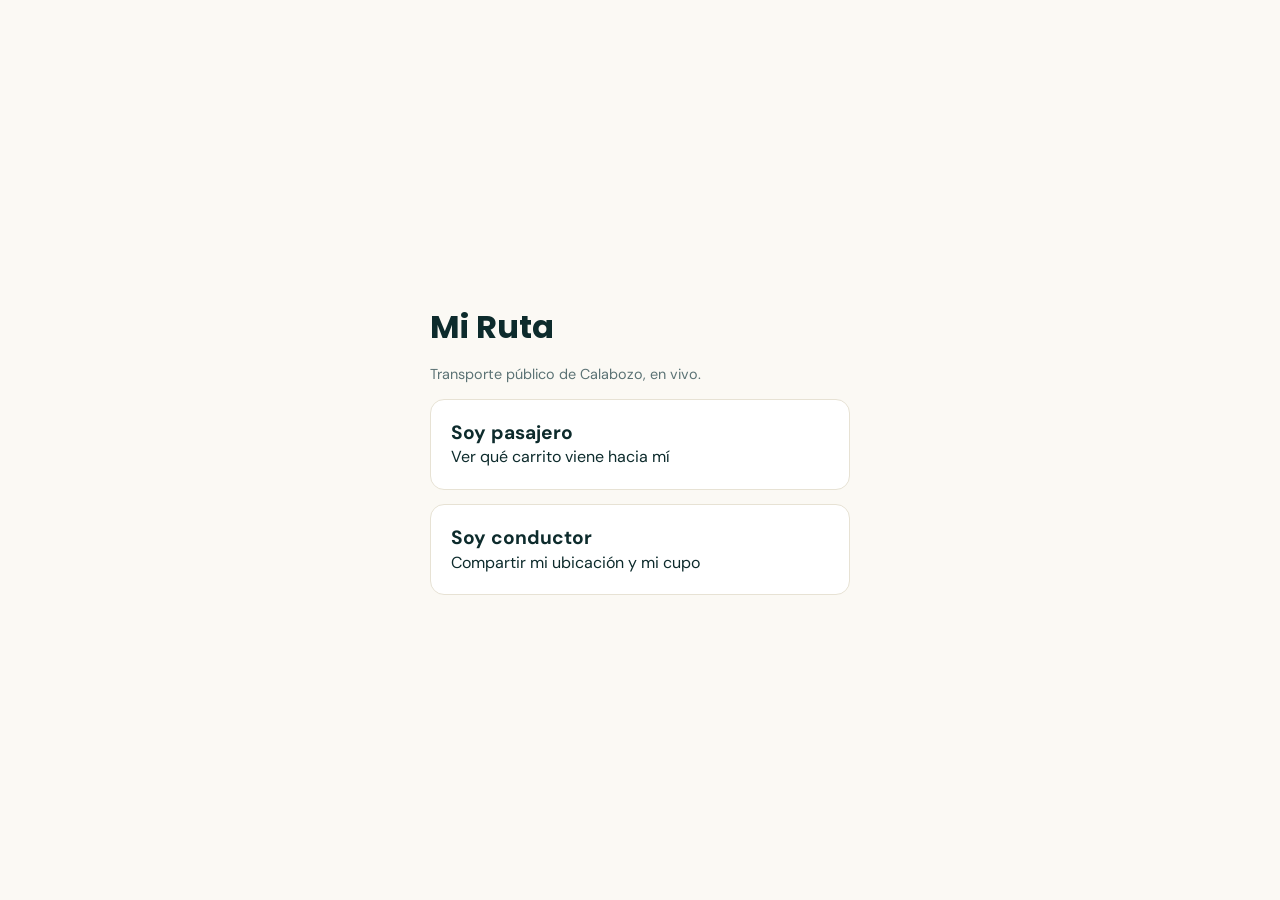
<file: index.html>
<!doctype html>
<html lang="es">
<head>
  <meta charset="utf-8">
  <meta name="viewport" content="width=device-width, initial-scale=1">
  <title>Mi Ruta</title>
  <link rel="preconnect" href="https://fonts.googleapis.com"><link rel="preconnect" href="https://fonts.gstatic.com" crossorigin>
    <link href="https://fonts.googleapis.com/css2?family=DM+Sans:wght@400;500;600&family=Poppins:wght@600;700;800&display=swap" rel="stylesheet">
  <link rel="stylesheet" href="shared/base.css">
  <style>
    body{display:grid;place-items:center;padding:24px}
    main{max-width:420px;width:100%}
    h1{margin:0 0 4px}
    a{display:block;margin-top:14px;padding:20px;border-radius:14px;background:var(--card);border:1px solid var(--line);color:inherit;text-decoration:none}
    a b{display:block;font-size:1.2rem}
  </style>
</head>
<body>
  <main>
    <h1>Mi Ruta</h1>
    <p class="muted">Transporte público de Calabozo, en vivo.</p>
    <a href="pasajero/"><b>Soy pasajero</b>Ver qué carrito viene hacia mí</a>
    <a href="conductor/"><b>Soy conductor</b>Compartir mi ubicación y mi cupo</a>
  </main>
</body>
</html>
</file>
<file: shared/base.css>
/* Mi Ruta · sistema de diseño base. Identidad: verde petróleo + ámbar del logo, Poppins para títulos y cifras. */
:root{
  --paper:#fbf9f4;--card:#fff;--ink:#0d2b2c;--muted:#5b7274;--line:#e7e2d4;
  --brand:#086A68;--brand-deep:#05494a;--link:#086A68;--amber:#FFC21C;--on-amber:#2a1f00;
  --ok:#15803d;--full:#c62828;--idle:#5b6b6c;
  --font-display:'Poppins',system-ui,sans-serif;--font-body:'DM Sans',system-ui,sans-serif;
  --r-sm:10px;--r-md:14px;--r-lg:24px;
}
@media (prefers-color-scheme:dark){:root{
  --paper:#0c2122;--card:#133231;--ink:#eaf5f3;--muted:#92b0ad;--line:#214746;--link:#5eead4;--idle:#6f8584;
}}
*{box-sizing:border-box}
html,body{height:100%;margin:0}
body{background:var(--paper);color:var(--ink);font:16px/1.4 var(--font-body);-webkit-tap-highlight-color:transparent;-webkit-font-smoothing:antialiased}
h1,h2,h3{font-family:var(--font-display);margin:0}
button{font:inherit;cursor:pointer;color:inherit}
button:disabled{opacity:.4;cursor:not-allowed}
:focus-visible{outline:3px solid var(--amber);outline-offset:2px}
select,input{display:block;width:100%;margin-top:6px;padding:13px 14px;border:1.5px solid var(--line);border-radius:var(--r-md);background:var(--card);color:var(--ink);font:inherit}
select:focus,input:focus{border-color:var(--brand);outline:none;box-shadow:0 0 0 3px color-mix(in srgb,var(--brand) 25%,transparent)}
.field{display:block;margin-bottom:16px;color:var(--muted);font-size:.9rem;font-weight:500}
.primary{width:100%;padding:15px;border:0;border-radius:var(--r-md);background:var(--amber);color:var(--on-amber);font:700 1.05rem var(--font-display);box-shadow:0 2px 0 rgba(0,0,0,.15)}
.primary:active{transform:translateY(1px);box-shadow:none}
.muted{color:var(--muted);font-size:.9rem}
.badge{display:inline-flex;align-items:center;gap:4px;padding:2px 8px;border-radius:999px;font-size:.75rem;font-weight:600;color:#fff}
.badge.cupo{background:var(--ok)}.badge.lleno{background:var(--full)}.badge.viejo{background:var(--idle)}
.demo{display:inline-block;padding:3px 10px;border-radius:999px;background:var(--amber);color:var(--on-amber);font-size:.72rem;font-weight:600}
.toast{position:fixed;left:50%;bottom:90px;transform:translateX(-50%);background:var(--ink);color:var(--paper);padding:10px 16px;border-radius:999px;font-size:.9rem;z-index:2000;opacity:0;transition:opacity .2s;pointer-events:none}
.toast.show{opacity:1}
.brand{display:flex;align-items:center;gap:8px;font:700 1.05rem var(--font-display)}
.brand img{width:30px;height:30px;border-radius:9px}
[hidden]{display:none!important}
@media (prefers-reduced-motion:reduce){*{transition:none!important;animation:none!important}}
</file>
